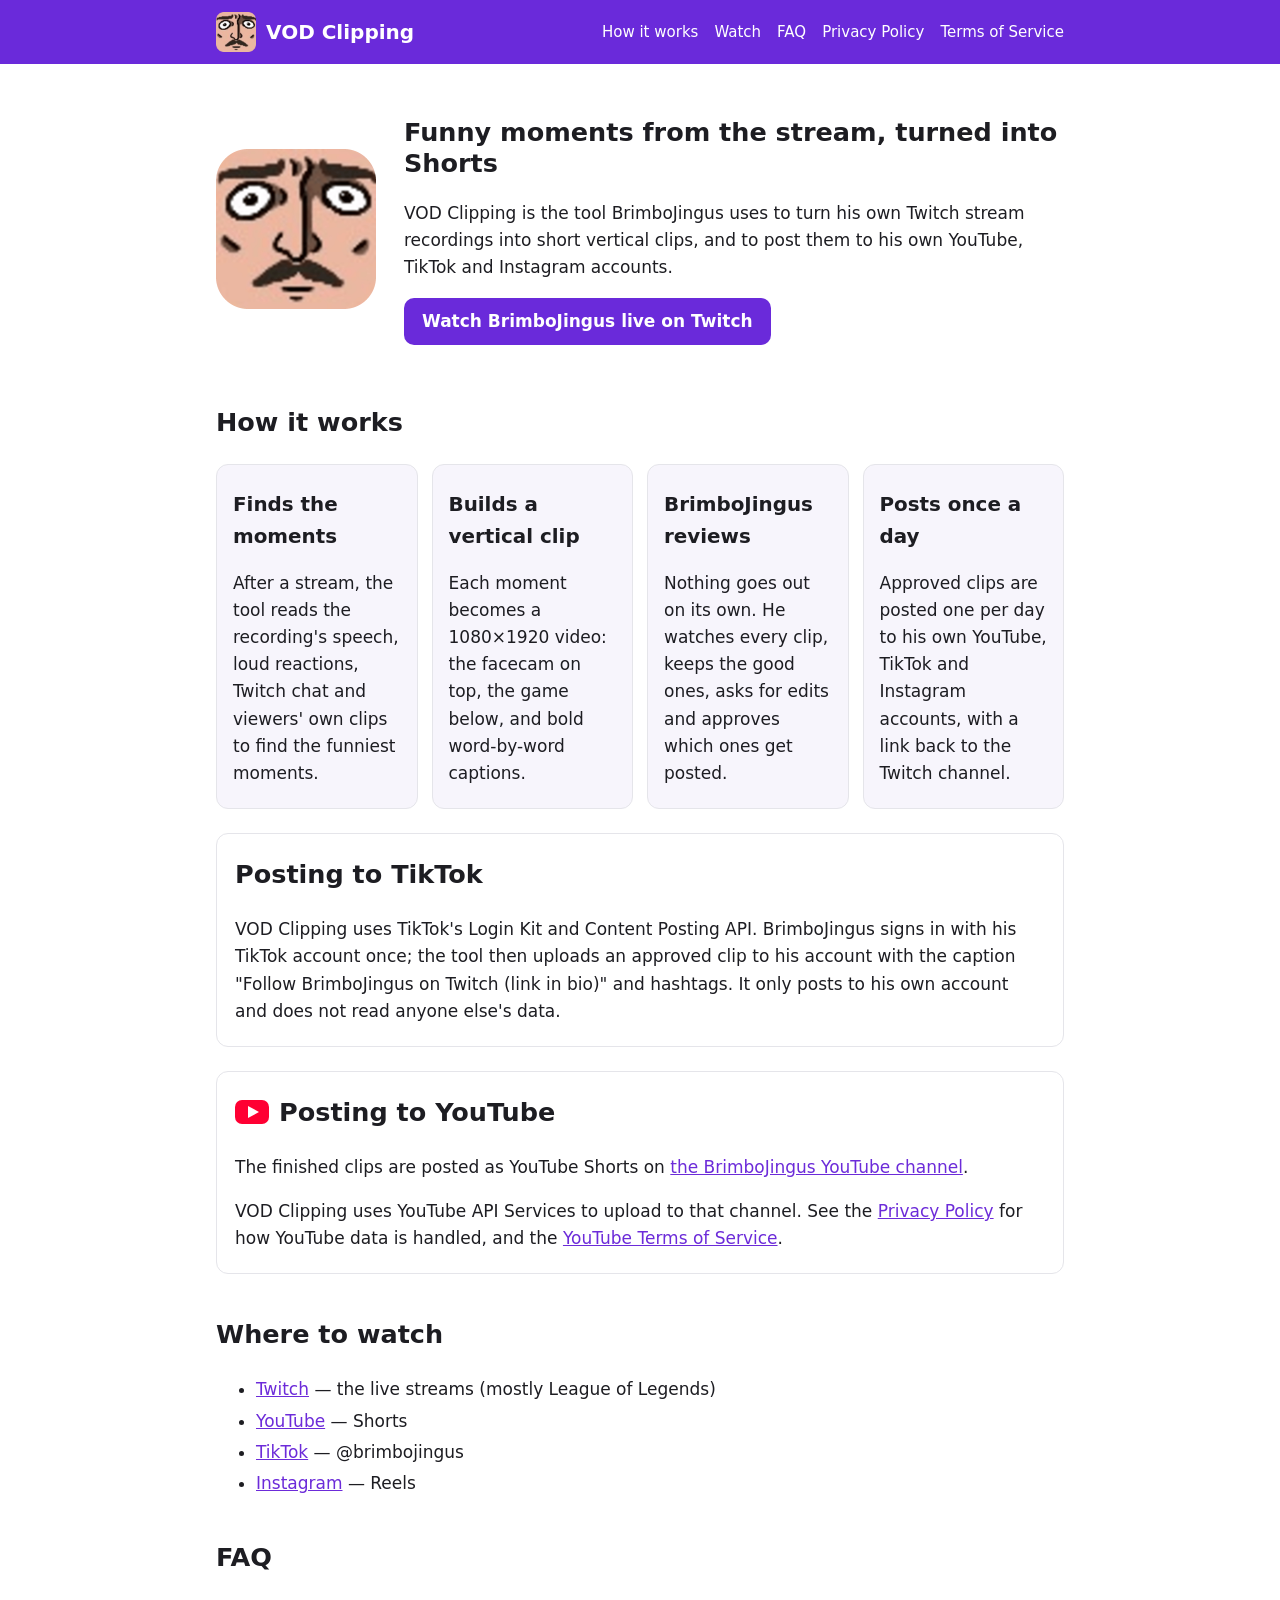
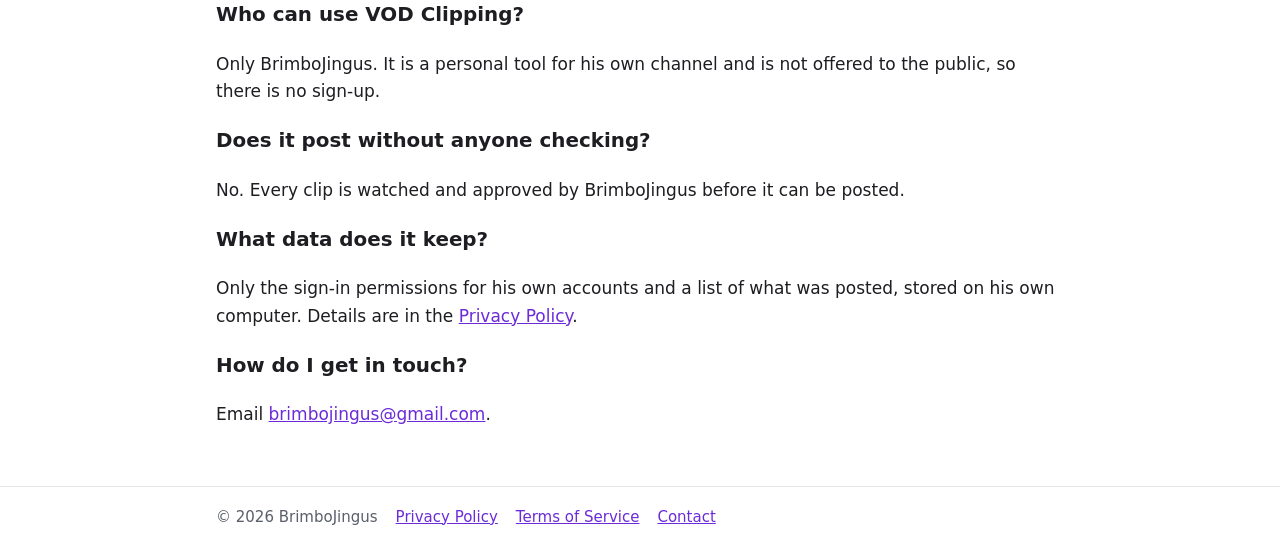
<file: index.html>
<!doctype html><html lang="en"><head><meta charset="utf-8"><meta name="viewport" content="width=device-width,initial-scale=1">
<title>VOD Clipping</title>
<meta name="description" content="VOD Clipping turns BrimboJingus's Twitch streams into short vertical clips for YouTube Shorts, TikTok and Instagram Reels.">
<link rel="icon" href="favicon.ico?v=5" sizes="32x32"><link rel="icon" type="image/png" href="icon.png?v=5"><link rel="apple-touch-icon" href="apple-touch-icon.png?v=5">
<link rel="stylesheet" href="style.css"></head><body>
<header class="top"><div class="wrap">
<a class="brand" href="./"><img src="icon.png?v=5" alt="" width="40" height="40">VOD Clipping</a>
<nav><a href="#how">How it works</a><a href="#watch">Watch</a><a href="#faq">FAQ</a><a href="privacy.html">Privacy Policy</a><a href="terms.html">Terms of Service</a></nav>
</div></header>
<main class="wrap">
<section class="hero">
<img class="hero-icon" src="icon-large.png?v=5" alt="VOD Clipping app icon (BrimboJingus sub badge)" width="160" height="160">
<div>
<h1>Funny moments from the stream, turned into Shorts</h1>
<p>VOD Clipping is the tool BrimboJingus uses to turn his own Twitch stream recordings into short vertical clips, and to post them to his own YouTube, TikTok and Instagram accounts.</p>
<p><a class="button" href="https://www.twitch.tv/brimbojingus">Watch BrimboJingus live on Twitch</a></p>
</div>
</section>

<section id="how">
<h2>How it works</h2>
<div class="cards">
<div class="card"><h3>Finds the moments</h3><p>After a stream, the tool reads the recording's speech, loud reactions, Twitch chat and viewers' own clips to find the funniest moments.</p></div>
<div class="card"><h3>Builds a vertical clip</h3><p>Each moment becomes a 1080&times;1920 video: the facecam on top, the game below, and bold word-by-word captions.</p></div>
<div class="card"><h3>BrimboJingus reviews</h3><p>Nothing goes out on its own. He watches every clip, keeps the good ones, asks for edits and approves which ones get posted.</p></div>
<div class="card"><h3>Posts once a day</h3><p>Approved clips are posted one per day to his own YouTube, TikTok and Instagram accounts, with a link back to the Twitch channel.</p></div>
</div>
</section>

<section class="platform">
<h2>Posting to TikTok</h2>
<p>VOD Clipping uses TikTok's Login Kit and Content Posting API. BrimboJingus signs in with his TikTok account once; the tool then uploads an approved clip to his account with the caption "Follow BrimboJingus on Twitch (link in bio)" and hashtags. It only posts to his own account and does not read anyone else's data.</p>
</section>

<section class="yt">
<h2><span class="ytmark" aria-hidden="true"></span>Posting to YouTube</h2>
<p>The finished clips are posted as YouTube Shorts on <a href="https://www.youtube.com/channel/UC9GNhJkF1nkRBz8Mi35WZVQ">the BrimboJingus YouTube channel</a>.</p>
<p>VOD Clipping uses YouTube API Services to upload to that channel. See the <a href="privacy.html">Privacy Policy</a> for how YouTube data is handled, and the <a href="https://www.youtube.com/t/terms">YouTube Terms of Service</a>.</p>
</section>

<section id="watch">
<h2>Where to watch</h2>
<ul class="links">
<li><a href="https://www.twitch.tv/brimbojingus">Twitch</a> &mdash; the live streams (mostly League of Legends)</li>
<li><a href="https://www.youtube.com/channel/UC9GNhJkF1nkRBz8Mi35WZVQ">YouTube</a> &mdash; Shorts</li>
<li><a href="https://www.tiktok.com/@brimbojingus">TikTok</a> &mdash; @brimbojingus</li>
<li><a href="https://www.instagram.com/brimbojingus">Instagram</a> &mdash; Reels</li>
</ul>
</section>

<section id="faq">
<h2>FAQ</h2>
<h3>Who can use VOD Clipping?</h3>
<p>Only BrimboJingus. It is a personal tool for his own channel and is not offered to the public, so there is no sign-up.</p>
<h3>Does it post without anyone checking?</h3>
<p>No. Every clip is watched and approved by BrimboJingus before it can be posted.</p>
<h3>What data does it keep?</h3>
<p>Only the sign-in permissions for his own accounts and a list of what was posted, stored on his own computer. Details are in the <a href="privacy.html">Privacy Policy</a>.</p>
<h3>How do I get in touch?</h3>
<p>Email <a href="mailto:brimbojingus@gmail.com">brimbojingus@gmail.com</a>.</p>
</section>
</main>
<footer class="foot"><div class="wrap">
<span>&copy; 2026 BrimboJingus</span>
<a href="privacy.html">Privacy Policy</a><a href="terms.html">Terms of Service</a><a href="mailto:brimbojingus@gmail.com">Contact</a>
</div></footer>
</body></html>
</file>
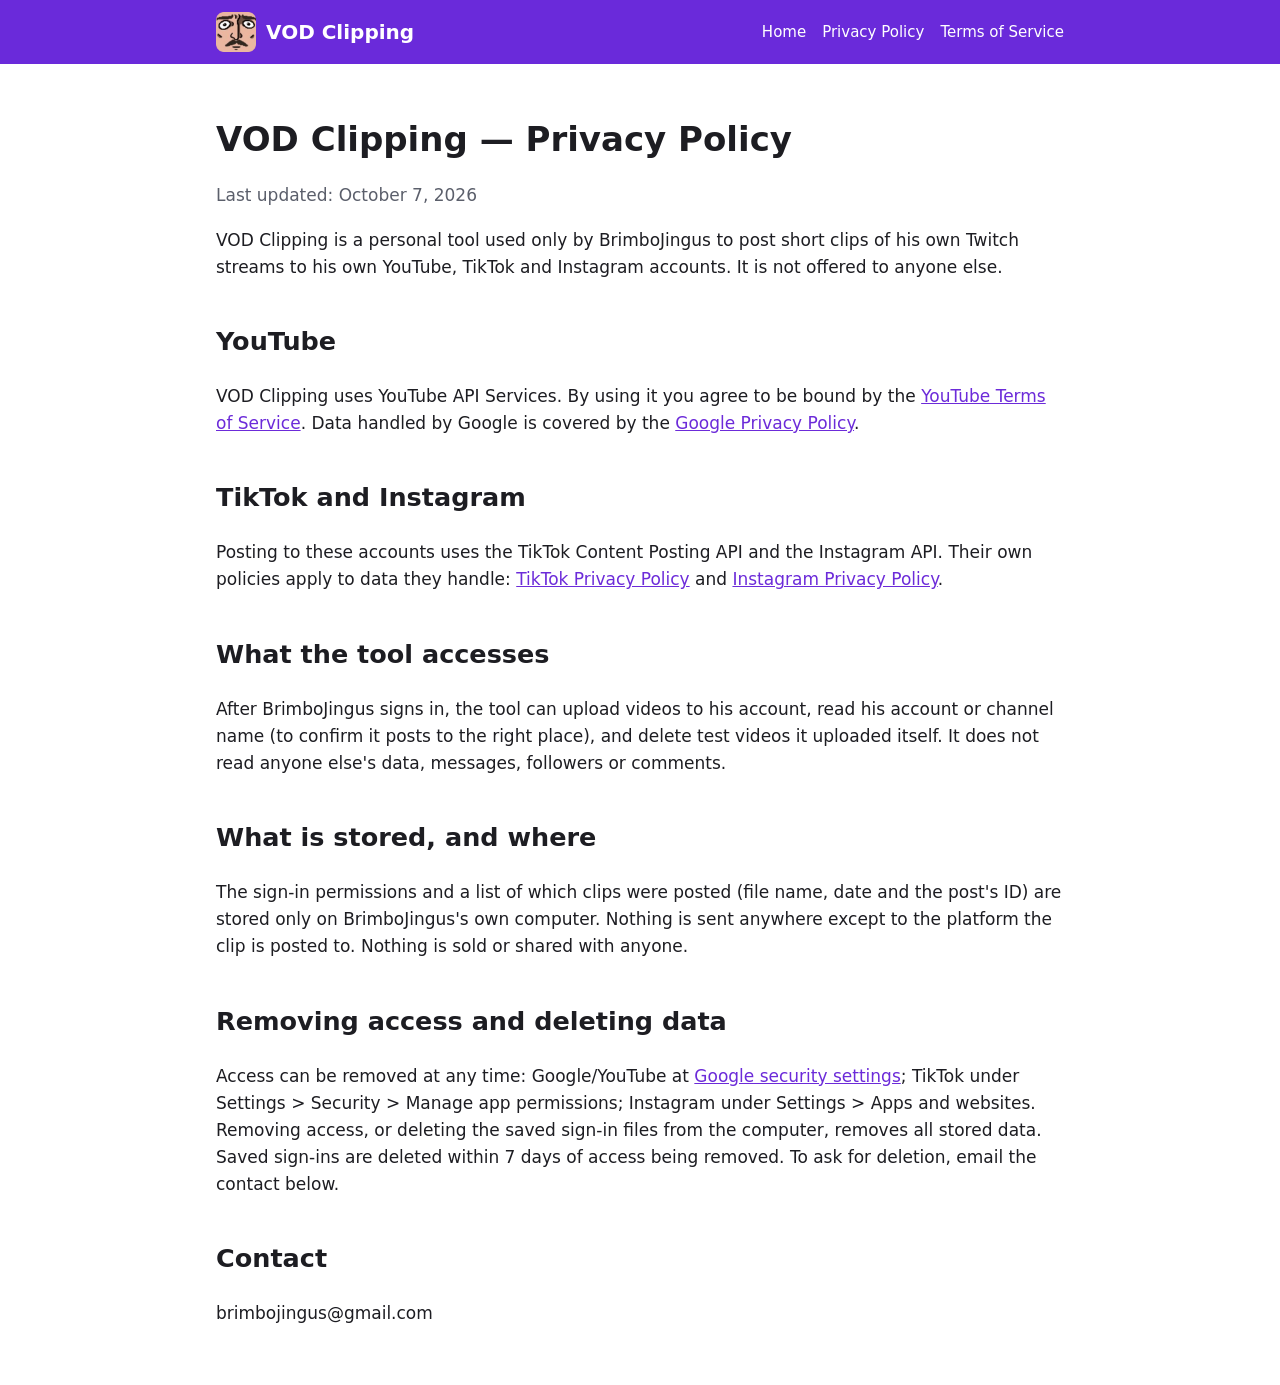
<file: privacy.html>
<!doctype html><html lang="en"><head><meta charset="utf-8"><meta name="viewport" content="width=device-width,initial-scale=1">
<title>VOD Clipping Privacy</title><link rel="icon" href="favicon.ico?v=5" sizes="32x32"><link rel="icon" type="image/png" href="icon.png?v=5"><link rel="apple-touch-icon" href="apple-touch-icon.png?v=5">
<link rel="stylesheet" href="style.css"></head><body>
<header class="top"><div class="wrap">
<a class="brand" href="./"><img src="icon.png?v=5" alt="" width="40" height="40">VOD Clipping</a>
<nav><a href="./">Home</a><a href="privacy.html">Privacy Policy</a><a href="terms.html">Terms of Service</a></nav>
</div></header>
<main class="wrap">
<h1>VOD Clipping — Privacy Policy</h1>
<p class="muted">Last updated: October 7, 2026</p>
<p>VOD Clipping is a personal tool used only by BrimboJingus to post short clips of his own Twitch streams to his own YouTube, TikTok and Instagram accounts. It is not offered to anyone else.</p>
<h2>YouTube</h2>
<p>VOD Clipping uses YouTube API Services. By using it you agree to be bound by the <a href="https://www.youtube.com/t/terms">YouTube Terms of Service</a>. Data handled by Google is covered by the <a href="https://policies.google.com/privacy">Google Privacy Policy</a>.</p>
<h2>TikTok and Instagram</h2>
<p>Posting to these accounts uses the TikTok Content Posting API and the Instagram API. Their own policies apply to data they handle: <a href="https://www.tiktok.com/legal/privacy-policy">TikTok Privacy Policy</a> and <a href="https://privacycenter.instagram.com/policy">Instagram Privacy Policy</a>.</p>
<h2>What the tool accesses</h2>
<p>After BrimboJingus signs in, the tool can upload videos to his account, read his account or channel name (to confirm it posts to the right place), and delete test videos it uploaded itself. It does not read anyone else's data, messages, followers or comments.</p>
<h2>What is stored, and where</h2>
<p>The sign-in permissions and a list of which clips were posted (file name, date and the post's ID) are stored only on BrimboJingus's own computer. Nothing is sent anywhere except to the platform the clip is posted to. Nothing is sold or shared with anyone.</p>
<h2>Removing access and deleting data</h2>
<p>Access can be removed at any time: Google/YouTube at <a href="https://security.google.com/settings/security/permissions">Google security settings</a>; TikTok under Settings &gt; Security &gt; Manage app permissions; Instagram under Settings &gt; Apps and websites. Removing access, or deleting the saved sign-in files from the computer, removes all stored data. Saved sign-ins are deleted within 7 days of access being removed. To ask for deletion, email the contact below.</p>
<h2>Contact</h2>
<p>brimbojingus@gmail.com</p>
</main></body></html>
</file>
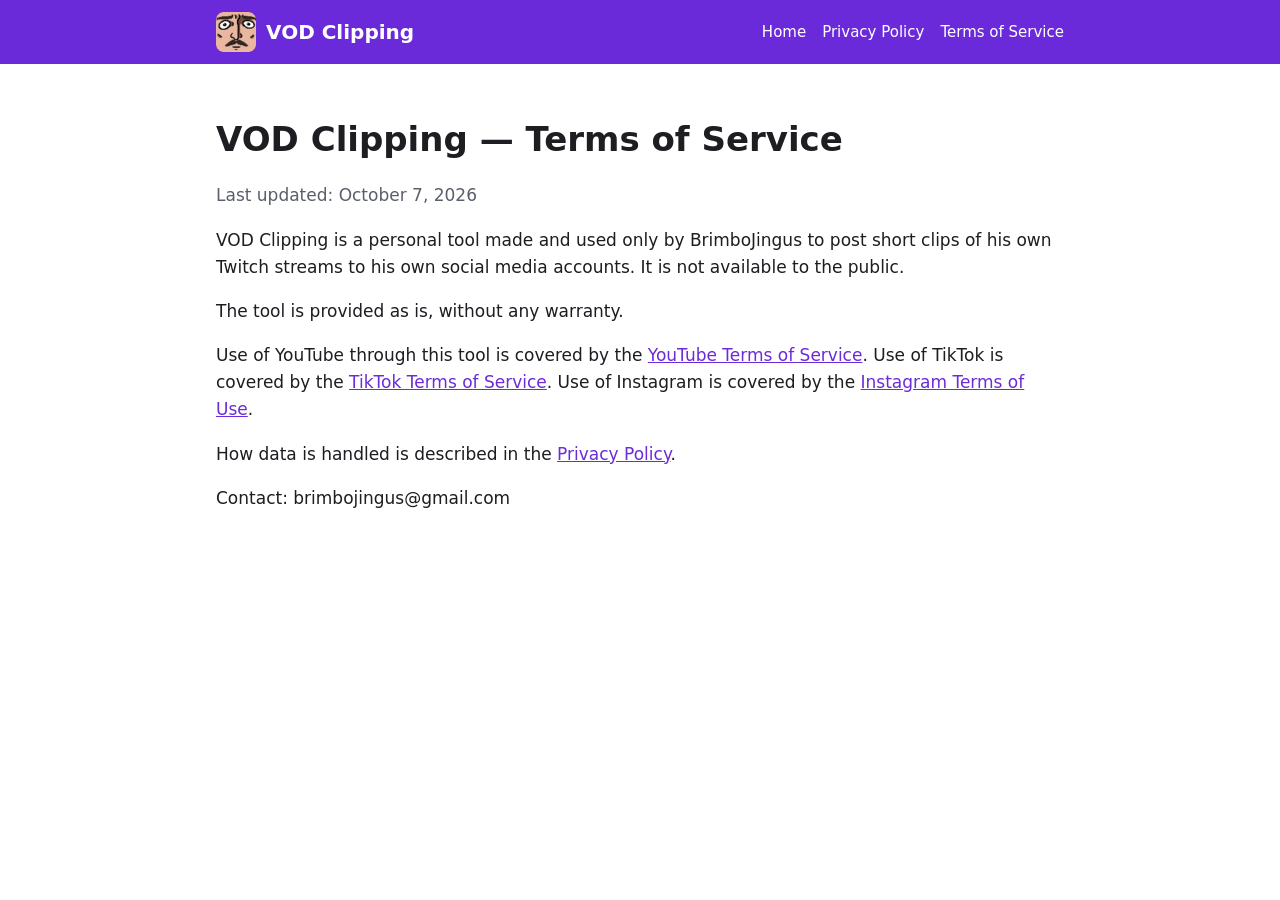
<file: terms.html>
<!doctype html><html lang="en"><head><meta charset="utf-8"><meta name="viewport" content="width=device-width,initial-scale=1">
<title>VOD Clipping Terms</title><link rel="icon" href="favicon.ico?v=5" sizes="32x32"><link rel="icon" type="image/png" href="icon.png?v=5"><link rel="apple-touch-icon" href="apple-touch-icon.png?v=5">
<link rel="stylesheet" href="style.css"></head><body>
<header class="top"><div class="wrap">
<a class="brand" href="./"><img src="icon.png?v=5" alt="" width="40" height="40">VOD Clipping</a>
<nav><a href="./">Home</a><a href="privacy.html">Privacy Policy</a><a href="terms.html">Terms of Service</a></nav>
</div></header>
<main class="wrap">
<h1>VOD Clipping — Terms of Service</h1>
<p class="muted">Last updated: October 7, 2026</p>
<p>VOD Clipping is a personal tool made and used only by BrimboJingus to post short clips of his own Twitch streams to his own social media accounts. It is not available to the public.</p>
<p>The tool is provided as is, without any warranty.</p>
<p>Use of YouTube through this tool is covered by the <a href="https://www.youtube.com/t/terms">YouTube Terms of Service</a>. Use of TikTok is covered by the <a href="https://www.tiktok.com/legal/terms-of-service">TikTok Terms of Service</a>. Use of Instagram is covered by the <a href="https://help.instagram.com/581066165581870">Instagram Terms of Use</a>.</p>
<p>How data is handled is described in the <a href="privacy.html">Privacy Policy</a>.</p>
<p>Contact: brimbojingus@gmail.com</p>
</main></body></html>
</file>
<file: style.css>
:root{--bg:#fff;--text:#1d1d22;--muted:#5b5f6b;--accent:#6c2bd9;--brand:#6a2ada;--yellow:#ffe14d;--line:#e5e5ea;--card:#f7f5fc}
@media (prefers-color-scheme:dark){:root{--bg:#121218;--text:#ececf1;--muted:#a3a7b3;--accent:#b18cff;--line:#2c2c36;--card:#1b1a24}}
*{box-sizing:border-box}
body{background:var(--bg);color:var(--text);font:17px/1.6 system-ui,-apple-system,Segoe UI,sans-serif;margin:0}
.wrap{max-width:880px;margin:0 auto;padding:0 16px}
main.wrap{padding-top:32px;padding-bottom:40px}
h1{line-height:1.2}h2{margin-top:40px}a{color:var(--accent)}.muted{color:var(--muted)}
.top{background:var(--brand);color:#fff}
.top .wrap{display:flex;align-items:center;justify-content:space-between;gap:16px;flex-wrap:wrap;padding-top:12px;padding-bottom:12px}
.brand{display:flex;align-items:center;gap:10px;color:#fff;font-weight:700;font-size:20px;text-decoration:none}
.brand img{}
.top nav{display:flex;gap:16px;flex-wrap:wrap}.top nav a{color:#fff;text-decoration:none;font-size:15px}.top nav a:hover{color:var(--yellow)}
.hero{display:flex;gap:28px;align-items:center;flex-wrap:wrap}
.hero>div{flex:1 1 320px}
.hero-icon{flex:none}
.button{display:inline-block;background:var(--brand);color:#fff;padding:10px 18px;border-radius:10px;text-decoration:none;font-weight:600}
.button:hover{background:#5520b8}
.cards{display:grid;grid-template-columns:repeat(auto-fit,minmax(190px,1fr));gap:14px}
.card{background:var(--card);border:1px solid var(--line);border-radius:12px;padding:4px 16px}
.card h3{margin-bottom:4px}
.platform,.yt{border:1px solid var(--line);border-radius:12px;padding:4px 18px;margin:24px 0}
.yt h2,.platform h2{display:flex;align-items:center;gap:10px;margin-top:16px}
.ytmark{width:34px;height:24px;border-radius:7px;background:#ff0033;position:relative;flex:none}
.ytmark::after{content:"";position:absolute;left:13px;top:6px;border-left:11px solid #fff;border-top:6px solid transparent;border-bottom:6px solid transparent}
.links li{margin:4px 0}
.foot{border-top:1px solid var(--line);color:var(--muted);font-size:15px}
.foot .wrap{display:flex;gap:18px;flex-wrap:wrap;padding-top:18px;padding-bottom:28px}
</file>
